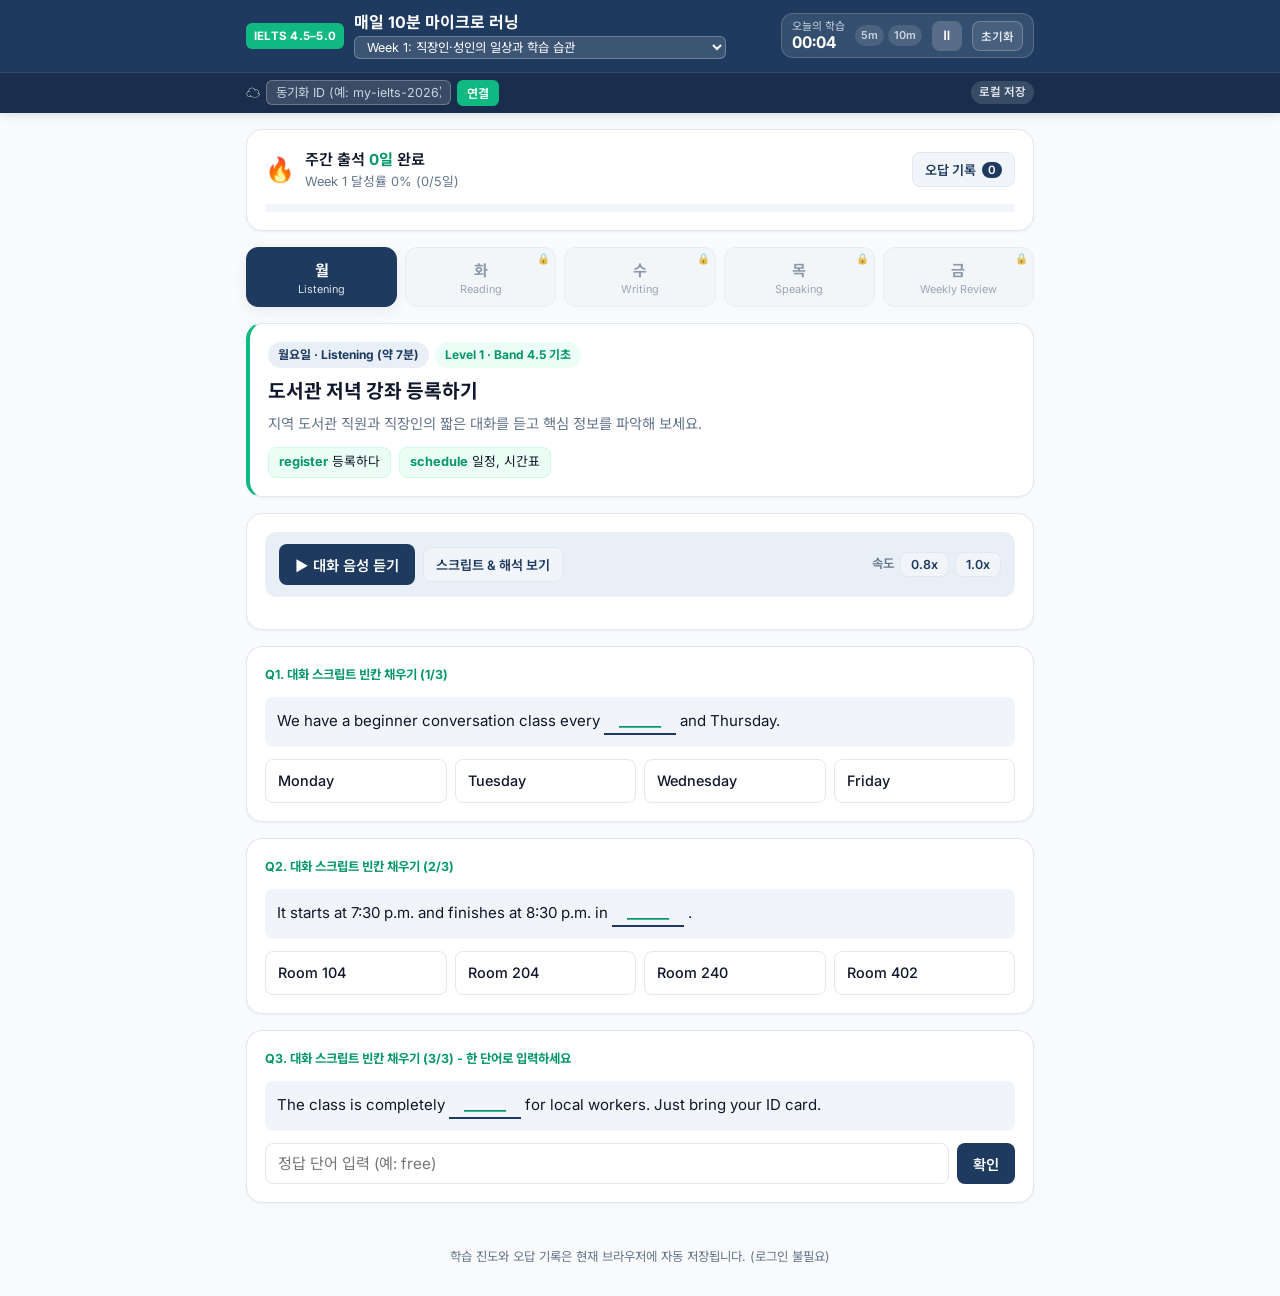
<file: index.html>
<!DOCTYPE html>
<html lang="ko">
<head>
  <meta charset="UTF-8" />
  <meta name="viewport" content="width=device-width, initial-scale=1.0" />
  <title>IELTS 4.5–5.0 매일 10분 마이크로 러닝</title>
  <link rel="preconnect" href="https://fonts.googleapis.com" />
  <link rel="preconnect" href="https://fonts.gstatic.com" crossorigin />
  <link href="https://fonts.googleapis.com/css2?family=Inter:wght@400;500;600;700&family=Noto+Sans+KR:wght@400;500;600;700&display=swap" rel="stylesheet" />
  <link rel="stylesheet" href="styles.css" />
</head>
<body>
  <div class="app-shell">
    <!-- 상단 헤더: 브랜드 + 주차 선택 + 오늘의 학습 타이머 -->
    <header class="top-header">
      <div class="header-inner">
        <div class="brand-group">
          <div class="brand-badge">IELTS 4.5–5.0</div>
          <div class="brand-text">
            <h1>매일 10분 마이크로 러닝</h1>
            <div class="week-selector-wrap">
              <select id="weekSelector" aria-label="주차 선택" class="week-select"></select>
            </div>
          </div>
        </div>

        <!-- 오늘의 학습 타이머 (5분/10분 카운트업) -->
        <div class="timer-widget" aria-label="오늘의 학습 타이머">
          <div class="timer-info">
            <span class="timer-label">오늘의 학습</span>
            <span id="studyTimerDisplay" class="timer-value">00:00</span>
          </div>
          <div class="timer-milestones">
            <span id="milestone5m" class="milestone-chip" title="5분 목표">5m</span>
            <span id="milestone10m" class="milestone-chip" title="10분 목표">10m</span>
          </div>
          <button id="timerToggleBtn" class="icon-btn" type="button" title="타이머 일시정지/재개" aria-label="타이머 시작 또는 일시정지">
            ⏸
          </button>
          <button id="resetProgressBtn" class="reset-header-btn" type="button" title="학습 기록 초기화">
            초기화
          </button>
        </div>
      </div>

      <!-- 기기 간 실시간 동기화 ID 바 -->
      <div class="sync-bar">
        <div class="sync-bar-inner">
          <div class="sync-input-group">
            <span class="sync-icon" aria-hidden="true">☁️</span>
            <input
              id="syncIdInput"
              type="text"
              class="sync-input"
              placeholder="동기화 ID (예: my-ielts-2026)"
              aria-label="동기화 ID 입력"
              autocomplete="off"
            />
            <button id="syncConnectBtn" type="button" class="sync-btn">연결</button>
          </div>
          <span id="syncStatusBadge" class="sync-status-badge">로컬 저장</span>
        </div>
      </div>
    </header>

    <main class="main-container">
      <!-- 주간 출석 체크 (Streak) & 달성률 카드 -->
      <section class="progress-card card" aria-label="주간 학습 진도">
        <div class="progress-top">
          <div class="streak-summary">
            <span class="streak-fire" aria-hidden="true">🔥</span>
            <div>
              <div class="streak-title">
                주간 출석 <strong id="streakCountText">0일</strong> 완료
              </div>
              <div class="streak-sub" id="weeklyGoalSub">이번 주 목표 달성률 0%</div>
            </div>
          </div>
          <button id="wrongNotesToggleBtn" class="ghost-btn" type="button">
            오답 기록 <span id="wrongCountBadge" class="count-pill">0</span>
          </button>
        </div>

        <!-- 주간 달성률 프로그레스 바 -->
        <div class="progress-bar-track" role="progressbar" aria-valuemin="0" aria-valuemax="100" aria-valuenow="0" id="weeklyProgressBarTrack" style="margin-bottom: 0;">
          <div id="weeklyProgressBarFill" class="progress-bar-fill" style="width: 0%;"></div>
        </div>
      </section>

      <!-- 오답 기록 드로어 (토글) -->
      <section id="wrongNotesPanel" class="card wrong-notes-panel hidden" aria-label="오답 노트">
        <div class="panel-header">
          <h2>저장된 오답 기록</h2>
          <div class="panel-actions">
            <button id="clearWrongNotesBtn" class="text-danger-btn" type="button">기록 비우기</button>
            <button id="closeWrongNotesBtn" class="ghost-btn-sm" type="button">닫기</button>
          </div>
        </div>
        <div id="wrongNotesList" class="wrong-notes-list"></div>
      </section>

      <!-- 통합 요일별 학습 & 출석 메뉴 [월 / 화 / 수 / 목 / 금] -->
      <nav class="day-tabs" id="dayTabs" aria-label="요일별 학습 메뉴"></nav>

      <!-- 오늘의 학습 완료 피드백 배너 -->
      <section id="completionBanner" class="completion-banner hidden" aria-live="polite">
        <div class="completion-icon" aria-hidden="true">🎉</div>
        <div class="completion-body">
          <h2>오늘의 10분 학습 완료!</h2>
          <p id="completionMessage">꾸준한 매일 10분이 IELTS 4.5~5.0 달성의 가장 빠른 길입니다.</p>
          <div class="completion-stats">
            <span id="completionDayScore" class="stat-pill"></span>
            <span id="completionWeeklyRate" class="stat-pill"></span>
          </div>
        </div>
        <button id="nextDayBtn" class="primary-btn" type="button">다음 요일 보기 →</button>
        <button id="nextWeekBtn" class="emerald-btn hidden" type="button">다음 주차로 이동하기 →</button>
      </section>

      <!-- 메인 학습 콘텐츠 영역 -->
      <section id="lessonContainer" class="lesson-container" aria-live="polite"></section>
    </main>

    <footer class="app-footer">
      <p>학습 진도와 오답 기록은 현재 브라우저에 자동 저장됩니다. (로그인 불필요)</p>
    </footer>
  </div>

  <!-- 클릭형 영단어 사전 팝업 -->
  <div id="wordDictBackdrop" class="dict-backdrop hidden" aria-hidden="true"></div>
  <aside id="wordDictModal" class="dict-modal hidden" role="dialog" aria-modal="true" aria-labelledby="dictWordTitle">
    <div class="dict-modal-header">
      <div class="dict-word-main">
        <div class="dict-word-row">
          <h3 id="dictWordTitle" class="dict-word-title">word</h3>
          <button id="dictTtsBtn" type="button" class="dict-tts-btn" title="원어민 발음 듣기" aria-label="단어 발음 듣기">🔊</button>
        </div>
        <div class="dict-pron-row">
          <span id="dictPronKo" class="dict-pron-ko"></span>
          <span id="dictIpa" class="dict-ipa"></span>
        </div>
      </div>
      <button id="dictCloseBtn" type="button" class="dict-close-btn" aria-label="사전 닫기">✕</button>
    </div>
    <div id="dictBody" class="dict-modal-body"></div>
  </aside>

  <script src="curriculumData.js"></script>
  <script src="app.js"></script>
</body>
</html>
</file>
<file: styles.css>
:root {
  --bg-page: #f8fafc;
  --bg-card: #ffffff;
  --bg-subtle: #f1f5f9;
  --navy-900: #0f172a;
  --navy-800: #1e3a5f;
  --navy-700: #2a4d7a;
  --navy-100: #e8eff7;
  --emerald-600: #059669;
  --emerald-500: #10b981;
  --emerald-100: #d1fae5;
  --emerald-50: #ecfdf5;
  --amber-600: #d97706;
  --amber-50: #fffbeb;
  --rose-600: #e11d48;
  --rose-50: #fff1f2;
  --text-main: #1e293b;
  --text-muted: #64748b;
  --border-color: #e2e8f0;
  --shadow-sm: 0 1px 3px rgba(15, 23, 42, 0.05);
  --shadow-md: 0 4px 14px rgba(15, 23, 42, 0.07);
  --radius-lg: 16px;
  --radius-md: 12px;
  --radius-sm: 8px;
}

*,
*::before,
*::after {
  box-sizing: border-box;
}

body {
  margin: 0;
  font-family: 'Inter', 'Noto Sans KR', -apple-system, BlinkMacSystemFont, sans-serif;
  background-color: var(--bg-page);
  color: var(--text-main);
  line-height: 1.6;
  -webkit-font-smoothing: antialiased;
}

.hidden {
  display: none !important;
}

.app-shell {
  min-height: 100vh;
  display: flex;
  flex-direction: column;
}

/* =========================================
   Top Header & Study Timer
   ========================================= */
.top-header {
  background: var(--navy-800);
  color: #ffffff;
  position: sticky;
  top: 0;
  z-index: 30;
  box-shadow: 0 2px 10px rgba(15, 23, 42, 0.12);
}

.header-inner {
  max-width: 820px;
  margin: 0 auto;
  padding: 12px 16px;
  display: flex;
  flex-wrap: wrap;
  align-items: center;
  justify-content: space-between;
  gap: 12px;
}

.brand-group {
  display: flex;
  align-items: center;
  gap: 10px;
}

.brand-badge {
  background: var(--emerald-500);
  color: #ffffff;
  font-size: 0.72rem;
  font-weight: 700;
  padding: 4px 8px;
  border-radius: 6px;
  letter-spacing: 0.02em;
  white-space: nowrap;
}

.brand-text h1 {
  margin: 0;
  font-size: 1rem;
  font-weight: 700;
  line-height: 1.25;
}

.week-selector-wrap {
  margin-top: 2px;
}

.week-select {
  background: rgba(255, 255, 255, 0.14);
  color: #ffffff;
  border: 1px solid rgba(255, 255, 255, 0.25);
  border-radius: 6px;
  padding: 2px 8px;
  font-size: 0.78rem;
  font-family: inherit;
  cursor: pointer;
}

.week-select option {
  color: var(--navy-900);
  background: #ffffff;
}

.timer-widget {
  display: flex;
  align-items: center;
  gap: 10px;
  background: rgba(255, 255, 255, 0.1);
  border: 1px solid rgba(255, 255, 255, 0.18);
  padding: 6px 10px;
  border-radius: 12px;
}

.timer-info {
  display: flex;
  flex-direction: column;
  line-height: 1.15;
}

.timer-label {
  font-size: 0.68rem;
  color: #cbd5e1;
}

.timer-value {
  font-size: 1rem;
  font-weight: 700;
  font-variant-numeric: tabular-nums;
}

.timer-milestones {
  display: flex;
  gap: 4px;
}

.milestone-chip {
  font-size: 0.68rem;
  font-weight: 600;
  padding: 2px 6px;
  border-radius: 999px;
  background: rgba(255, 255, 255, 0.12);
  color: #cbd5e1;
  transition: all 0.25s ease;
}

.milestone-chip.reached {
  background: var(--emerald-500);
  color: #ffffff;
}

.icon-btn {
  background: rgba(255, 255, 255, 0.18);
  border: none;
  color: #ffffff;
  width: 30px;
  height: 30px;
  border-radius: 8px;
  cursor: pointer;
  display: inline-flex;
  align-items: center;
  justify-content: center;
  font-size: 0.85rem;
}

.icon-btn:hover {
  background: rgba(255, 255, 255, 0.28);
}

.reset-header-btn {
  background: rgba(255, 255, 255, 0.1);
  border: 1px solid rgba(255, 255, 255, 0.22);
  color: #e2e8f0;
  height: 30px;
  padding: 0 8px;
  border-radius: 8px;
  font-size: 0.72rem;
  font-weight: 600;
  font-family: inherit;
  cursor: pointer;
  white-space: nowrap;
  transition: all 0.2s ease;
}

.reset-header-btn:hover {
  background: rgba(225, 29, 72, 0.35);
  border-color: rgba(255, 255, 255, 0.45);
  color: #ffffff;
}

/* =========================================
   Main Container & Cards
   ========================================= */
.main-container {
  width: 100%;
  max-width: 820px;
  margin: 0 auto;
  padding: 16px;
  flex: 1;
  display: flex;
  flex-direction: column;
  gap: 16px;
}

.card {
  background: var(--bg-card);
  border: 1px solid var(--border-color);
  border-radius: var(--radius-lg);
  padding: 18px;
  box-shadow: var(--shadow-sm);
}

/* =========================================
   Progress & Streak Card
   ========================================= */
.progress-top {
  display: flex;
  align-items: center;
  justify-content: space-between;
  gap: 12px;
  margin-bottom: 12px;
}

.streak-summary {
  display: flex;
  align-items: center;
  gap: 10px;
}

.streak-fire {
  font-size: 1.5rem;
}

.streak-title {
  font-size: 0.95rem;
  font-weight: 600;
  color: var(--navy-900);
}

.streak-title strong {
  color: var(--emerald-600);
}

.streak-sub {
  font-size: 0.8rem;
  color: var(--text-muted);
}

.progress-bar-track {
  width: 100%;
  height: 8px;
  background: var(--bg-subtle);
  border-radius: 999px;
  overflow: hidden;
  margin-bottom: 14px;
}

.progress-bar-fill {
  height: 100%;
  background: linear-gradient(90deg, var(--navy-800), var(--emerald-500));
  border-radius: 999px;
  transition: width 0.4s ease;
}

.streak-badges {
  display: grid;
  grid-template-columns: repeat(5, 1fr);
  gap: 8px;
}

.streak-badge-item {
  display: flex;
  flex-direction: column;
  align-items: center;
  justify-content: center;
  padding: 8px 4px;
  border-radius: var(--radius-md);
  background: var(--bg-subtle);
  border: 1px solid transparent;
  font-size: 0.78rem;
  color: var(--text-muted);
  transition: all 0.2s ease;
}

.streak-badge-item.done {
  background: var(--emerald-50);
  border-color: var(--emerald-500);
  color: var(--emerald-600);
  font-weight: 600;
}

.streak-badge-item .badge-icon {
  font-size: 1rem;
  margin-bottom: 2px;
}

/* =========================================
   Day Navigation Tabs
   ========================================= */
.day-tabs {
  display: grid;
  grid-template-columns: repeat(5, 1fr);
  gap: 8px;
}

.day-tab {
  background: var(--bg-card);
  border: 1px solid var(--border-color);
  border-radius: var(--radius-md);
  padding: 10px 6px;
  cursor: pointer;
  display: flex;
  flex-direction: column;
  align-items: center;
  gap: 2px;
  font-family: inherit;
  color: var(--text-main);
  transition: all 0.2s ease;
  position: relative;
}

.day-tab:hover {
  border-color: var(--navy-700);
}

.day-tab.active {
  background: var(--navy-800);
  border-color: var(--navy-800);
  color: #ffffff;
  box-shadow: var(--shadow-md);
}

.day-tab-label {
  font-size: 0.95rem;
  font-weight: 700;
}

.day-tab-skill {
  font-size: 0.68rem;
  opacity: 0.85;
  white-space: nowrap;
  overflow: hidden;
  text-overflow: ellipsis;
  max-width: 100%;
}

.day-tab.completed::after {
  content: "✓";
  position: absolute;
  top: 4px;
  right: 6px;
  font-size: 0.68rem;
  font-weight: 700;
  color: var(--emerald-500);
}

.day-tab.active.completed::after {
  color: #6ee7b7;
}

.day-tab.locked {
  background: var(--bg-subtle);
  color: var(--text-muted);
  border-color: var(--border-color);
  opacity: 0.72;
  cursor: not-allowed;
}

.day-tab.locked:hover {
  border-color: var(--border-color);
}

.day-tab.locked::after {
  content: "🔒";
  position: absolute;
  top: 4px;
  right: 5px;
  font-size: 0.65rem;
}

/* =========================================
   Completion Banner
   ========================================= */
.completion-banner {
  background: linear-gradient(135deg, var(--emerald-50) 0%, #ffffff 100%);
  border: 2px solid var(--emerald-500);
  border-radius: var(--radius-lg);
  padding: 18px;
  display: flex;
  flex-wrap: wrap;
  align-items: center;
  gap: 14px;
  box-shadow: var(--shadow-md);
}

.completion-icon {
  font-size: 2rem;
}

.completion-body {
  flex: 1;
  min-width: 200px;
}

.completion-body h2 {
  margin: 0 0 4px 0;
  font-size: 1.1rem;
  color: var(--emerald-600);
}

.completion-body p {
  margin: 0 0 8px 0;
  font-size: 0.88rem;
  color: var(--text-main);
}

.completion-stats {
  display: flex;
  flex-wrap: wrap;
  gap: 8px;
}

.stat-pill {
  background: #ffffff;
  border: 1px solid var(--emerald-500);
  color: var(--emerald-600);
  font-size: 0.78rem;
  font-weight: 600;
  padding: 3px 10px;
  border-radius: 999px;
}

/* =========================================
   Buttons
   ========================================= */
.primary-btn {
  background: var(--navy-800);
  color: #ffffff;
  border: none;
  border-radius: var(--radius-sm);
  padding: 10px 16px;
  font-size: 0.9rem;
  font-weight: 600;
  font-family: inherit;
  cursor: pointer;
  transition: background 0.2s ease;
}

.primary-btn:hover {
  background: var(--navy-700);
}

.emerald-btn {
  background: var(--emerald-600);
  color: #ffffff;
  border: none;
  border-radius: var(--radius-sm);
  padding: 10px 16px;
  font-size: 0.9rem;
  font-weight: 600;
  font-family: inherit;
  cursor: pointer;
}

.emerald-btn:hover {
  background: var(--emerald-500);
}

.ghost-btn,
.ghost-btn-sm {
  background: var(--bg-subtle);
  color: var(--navy-800);
  border: 1px solid var(--border-color);
  border-radius: var(--radius-sm);
  padding: 7px 12px;
  font-size: 0.82rem;
  font-weight: 600;
  font-family: inherit;
  cursor: pointer;
  display: inline-flex;
  align-items: center;
  gap: 6px;
}

.ghost-btn-sm {
  padding: 4px 10px;
  font-size: 0.78rem;
}

.ghost-btn:hover,
.ghost-btn-sm:hover {
  background: var(--navy-100);
}

.ghost-btn.active {
  background: var(--navy-800);
  color: #ffffff;
  border-color: var(--navy-800);
}

.text-danger-btn {
  background: transparent;
  border: none;
  color: var(--rose-600);
  font-size: 0.8rem;
  font-weight: 600;
  cursor: pointer;
}

.count-pill {
  background: var(--navy-800);
  color: #ffffff;
  font-size: 0.72rem;
  padding: 1px 6px;
  border-radius: 999px;
}

/* =========================================
   Lesson Header & Shared Elements
   ========================================= */
.lesson-container {
  display: flex;
  flex-direction: column;
  gap: 16px;
}

.lesson-header-card {
  border-left: 4px solid var(--emerald-500);
}

.skill-tag {
  display: inline-block;
  background: var(--navy-100);
  color: var(--navy-800);
  font-size: 0.75rem;
  font-weight: 700;
  padding: 3px 10px;
  border-radius: 999px;
  margin-bottom: 8px;
}

.lesson-title {
  margin: 0 0 6px 0;
  font-size: 1.2rem;
  color: var(--navy-900);
}

.lesson-desc {
  margin: 0;
  font-size: 0.9rem;
  color: var(--text-muted);
}

.vocab-chips {
  display: flex;
  flex-wrap: wrap;
  gap: 8px;
  margin-top: 12px;
}

.vocab-chip {
  background: var(--emerald-50);
  border: 1px solid var(--emerald-100);
  color: var(--navy-900);
  font-size: 0.8rem;
  padding: 4px 10px;
  border-radius: 8px;
}

.vocab-chip strong {
  color: var(--emerald-600);
}

/* =========================================
   Listening Module
   ========================================= */
.audio-player-bar {
  display: flex;
  flex-wrap: wrap;
  align-items: center;
  justify-content: space-between;
  gap: 10px;
  background: var(--navy-100);
  padding: 12px 14px;
  border-radius: var(--radius-md);
  margin-bottom: 14px;
}

.audio-controls {
  display: flex;
  flex-wrap: wrap;
  align-items: center;
  gap: 8px;
}

.speed-controls {
  display: flex;
  align-items: center;
  gap: 6px;
}

.speed-label {
  font-size: 0.78rem;
  color: var(--text-muted);
  font-weight: 600;
}

.dialogue-box {
  display: flex;
  flex-direction: column;
  gap: 10px;
}

.dialogue-line {
  padding: 10px 12px;
  border-radius: var(--radius-sm);
  background: var(--bg-subtle);
  border-left: 3px solid transparent;
  transition: all 0.2s ease;
}

.dialogue-line.speaking {
  background: var(--emerald-50);
  border-left-color: var(--emerald-500);
}

.speaker-name {
  font-size: 0.78rem;
  font-weight: 700;
  color: var(--navy-800);
  margin-bottom: 2px;
}

.dialogue-en {
  font-size: 0.95rem;
  color: var(--navy-900);
}

.dialogue-ko {
  font-size: 0.82rem;
  color: var(--text-muted);
  margin-top: 4px;
}

/* =========================================
   Reading Module
   ========================================= */
.reading-toolbar {
  display: flex;
  align-items: center;
  justify-content: space-between;
  gap: 10px;
  margin-bottom: 12px;
}

.passage-title {
  margin: 0;
  font-size: 1.05rem;
  color: var(--navy-900);
}

.sentence-list {
  display: flex;
  flex-direction: column;
  gap: 10px;
}

.sentence-item {
  padding: 10px 12px;
  border-radius: var(--radius-sm);
  background: var(--bg-subtle);
}

.sentence-row {
  display: flex;
  align-items: flex-start;
  justify-content: space-between;
  gap: 10px;
}

.sentence-en {
  font-size: 0.95rem;
  color: var(--navy-900);
  flex: 1;
}

.sentence-ko {
  margin-top: 6px;
  padding-top: 6px;
  border-top: 1px dashed var(--border-color);
  font-size: 0.85rem;
  color: var(--navy-800);
}

/* =========================================
   Questions (MCQ, TFNG, Short Answer)
   ========================================= */
.question-card {
  display: flex;
  flex-direction: column;
  gap: 12px;
}

.question-meta {
  font-size: 0.78rem;
  font-weight: 700;
  color: var(--emerald-600);
}

.question-prompt {
  margin: 0;
  font-size: 0.96rem;
  font-weight: 600;
  color: var(--navy-900);
}

.question-statement {
  background: var(--bg-subtle);
  padding: 12px;
  border-radius: var(--radius-sm);
  font-size: 0.94rem;
  color: var(--navy-900);
}

.blank-pill {
  display: inline-block;
  min-width: 72px;
  border-bottom: 2px solid var(--navy-800);
  text-align: center;
  font-weight: 700;
  color: var(--emerald-600);
  padding: 0 6px;
}

.options-grid {
  display: grid;
  grid-template-columns: repeat(auto-fit, minmax(140px, 1fr));
  gap: 8px;
}

.option-btn {
  background: #ffffff;
  border: 1.5px solid var(--border-color);
  border-radius: var(--radius-sm);
  padding: 11px 12px;
  font-size: 0.9rem;
  font-weight: 500;
  font-family: inherit;
  color: var(--navy-900);
  cursor: pointer;
  text-align: left;
  transition: all 0.15s ease;
  min-height: 44px;
}

.option-btn:hover:not(:disabled) {
  border-color: var(--navy-800);
  background: var(--navy-100);
}

.option-btn.correct {
  background: var(--emerald-50);
  border-color: var(--emerald-500);
  color: var(--emerald-600);
  font-weight: 700;
}

.option-btn.wrong {
  background: var(--rose-50);
  border-color: var(--rose-600);
  color: var(--rose-600);
}

.short-answer-row {
  display: flex;
  gap: 8px;
}

.text-input {
  flex: 1;
  padding: 10px 12px;
  border: 1.5px solid var(--border-color);
  border-radius: var(--radius-sm);
  font-size: 0.95rem;
  font-family: inherit;
}

.text-input:focus {
  outline: none;
  border-color: var(--navy-800);
}

.feedback-box {
  padding: 12px 14px;
  border-radius: var(--radius-sm);
  font-size: 0.88rem;
}

.feedback-box.correct {
  background: var(--emerald-50);
  border: 1px solid var(--emerald-500);
  color: var(--navy-900);
}

.feedback-box.wrong {
  background: var(--rose-50);
  border: 1px solid var(--rose-600);
  color: var(--navy-900);
}

.feedback-status {
  font-weight: 700;
  margin-bottom: 4px;
}

.feedback-translation {
  margin-top: 6px;
  color: var(--text-muted);
  font-size: 0.83rem;
}

/* =========================================
   Writing Module
   ========================================= */
.required-words-row {
  display: flex;
  flex-wrap: wrap;
  gap: 8px;
  margin: 10px 0;
}

.req-word-pill {
  padding: 5px 12px;
  border-radius: 999px;
  font-size: 0.85rem;
  font-weight: 600;
  background: var(--bg-subtle);
  border: 1px solid var(--border-color);
  color: var(--navy-800);
  transition: all 0.2s ease;
}

.req-word-pill.used {
  background: var(--emerald-50);
  border-color: var(--emerald-500);
  color: var(--emerald-600);
}

.writing-textarea {
  width: 100%;
  min-height: 120px;
  padding: 12px;
  border: 1.5px solid var(--border-color);
  border-radius: var(--radius-md);
  font-family: inherit;
  font-size: 0.95rem;
  line-height: 1.6;
  resize: vertical;
}

.writing-textarea:focus {
  outline: none;
  border-color: var(--navy-800);
}

.writing-actions {
  display: flex;
  flex-wrap: wrap;
  align-items: center;
  justify-content: space-between;
  gap: 10px;
  margin-top: 10px;
}

.model-compare-box {
  margin-top: 14px;
  padding: 14px;
  border-radius: var(--radius-md);
  background: var(--emerald-50);
  border: 1px solid var(--emerald-500);
}

.model-compare-box h3 {
  margin: 0 0 8px 0;
  font-size: 0.95rem;
  color: var(--emerald-600);
}

/* =========================================
   Speaking Module
   ========================================= */
.speaking-timers {
  display: grid;
  grid-template-columns: repeat(2, 1fr);
  gap: 10px;
}

.speaking-timer-box {
  background: var(--bg-subtle);
  border: 1px solid var(--border-color);
  border-radius: var(--radius-md);
  padding: 12px;
  display: flex;
  flex-direction: column;
  align-items: center;
  gap: 6px;
  text-align: center;
}

.speaking-timer-box.running {
  background: var(--amber-50);
  border-color: var(--amber-600);
}

.speaking-timer-val {
  font-size: 1.4rem;
  font-weight: 700;
  color: var(--navy-900);
  font-variant-numeric: tabular-nums;
}

.hint-chips {
  display: flex;
  flex-wrap: wrap;
  gap: 8px;
}

.hint-chip {
  background: var(--navy-100);
  color: var(--navy-900);
  padding: 5px 10px;
  border-radius: 8px;
  font-size: 0.82rem;
}

/* =========================================
   Wrong Notes Panel
   ========================================= */
.wrong-notes-panel {
  border-color: var(--rose-600);
  background: #ffffff;
}

.panel-header {
  display: flex;
  align-items: center;
  justify-content: space-between;
  margin-bottom: 12px;
}

.panel-header h2 {
  margin: 0;
  font-size: 1rem;
  color: var(--navy-900);
}

.panel-actions {
  display: flex;
  align-items: center;
  gap: 10px;
}

.wrong-notes-list {
  display: flex;
  flex-direction: column;
  gap: 10px;
}

.wrong-note-item {
  background: var(--rose-50);
  border-left: 3px solid var(--rose-600);
  padding: 10px 12px;
  border-radius: var(--radius-sm);
  font-size: 0.86rem;
}

/* =========================================
   Footer
   ========================================= */
.app-footer {
  text-align: center;
  padding: 16px;
  font-size: 0.78rem;
  color: var(--text-muted);
}

@media (max-width: 520px) {
  .header-inner {
    padding: 10px 12px;
  }
  .timer-widget {
    width: 100%;
    justify-content: space-between;
  }
  .speaking-timers {
    grid-template-columns: 1fr;
  }
}

/* =========================================
   Firebase Sync Bar
   ========================================= */
.sync-bar {
  background: rgba(15, 23, 42, 0.35);
  border-top: 1px solid rgba(255, 255, 255, 0.12);
}

.sync-bar-inner {
  max-width: 820px;
  margin: 0 auto;
  padding: 7px 16px;
  display: flex;
  flex-wrap: wrap;
  align-items: center;
  justify-content: space-between;
  gap: 8px;
}

.sync-input-group {
  display: flex;
  align-items: center;
  gap: 6px;
  flex: 1;
  min-width: 210px;
}

.sync-icon {
  font-size: 0.9rem;
}

.sync-input {
  background: rgba(255, 255, 255, 0.14);
  border: 1px solid rgba(255, 255, 255, 0.25);
  border-radius: 6px;
  color: #ffffff;
  padding: 4px 9px;
  font-size: 0.78rem;
  font-family: inherit;
  width: 185px;
  max-width: 100%;
}

.sync-input::placeholder {
  color: #cbd5e1;
}

.sync-input:focus {
  outline: none;
  border-color: var(--emerald-500);
  background: rgba(255, 255, 255, 0.2);
}

.sync-btn {
  background: var(--emerald-500);
  color: #ffffff;
  border: none;
  border-radius: 6px;
  padding: 4px 10px;
  font-size: 0.76rem;
  font-weight: 600;
  font-family: inherit;
  cursor: pointer;
  white-space: nowrap;
}

.sync-btn:hover {
  background: var(--emerald-600);
}

.sync-btn.connected {
  background: rgba(255, 255, 255, 0.2);
  border: 1px solid rgba(255, 255, 255, 0.35);
}

.sync-status-badge {
  font-size: 0.72rem;
  font-weight: 600;
  padding: 2px 8px;
  border-radius: 999px;
  background: rgba(255, 255, 255, 0.14);
  color: #e2e8f0;
  white-space: nowrap;
}

.sync-status-badge.synced {
  background: rgba(16, 185, 129, 0.28);
  color: #a7f3d0;
  border: 1px solid rgba(16, 185, 129, 0.55);
}

.sync-status-badge.error {
  background: rgba(225, 29, 72, 0.28);
  color: #fecdd3;
}

/* =========================================
   Clickable English Words & Dictionary Modal
   ========================================= */
.clickable-word {
  cursor: pointer;
  border-bottom: 1px dotted transparent;
  border-radius: 3px;
  transition: background-color 0.12s ease, border-color 0.12s ease;
}

.clickable-word:hover {
  background-color: var(--emerald-100);
  border-bottom-color: var(--emerald-600);
}

.dict-backdrop {
  position: fixed;
  inset: 0;
  background: rgba(15, 23, 42, 0.42);
  z-index: 90;
}

.dict-modal {
  position: fixed;
  left: 50%;
  bottom: 16px;
  transform: translateX(-50%);
  width: calc(100% - 24px);
  max-width: 520px;
  background: #ffffff;
  border: 1px solid var(--border-color);
  border-top: 4px solid var(--emerald-500);
  border-radius: var(--radius-lg);
  box-shadow: 0 14px 36px rgba(15, 23, 42, 0.22);
  z-index: 100;
  padding: 16px 18px;
  max-height: 75vh;
  overflow-y: auto;
}

.dict-modal-header {
  display: flex;
  align-items: flex-start;
  justify-content: space-between;
  gap: 12px;
  padding-bottom: 10px;
  border-bottom: 1px solid var(--border-color);
}

.dict-word-row {
  display: flex;
  align-items: center;
  gap: 8px;
}

.dict-word-title {
  margin: 0;
  font-size: 1.3rem;
  font-weight: 700;
  color: var(--navy-900);
}

.dict-tts-btn {
  background: var(--navy-100);
  border: none;
  border-radius: 8px;
  width: 32px;
  height: 32px;
  cursor: pointer;
  font-size: 1rem;
  display: inline-flex;
  align-items: center;
  justify-content: center;
}

.dict-tts-btn:hover {
  background: var(--emerald-100);
}

.dict-pron-row {
  display: flex;
  flex-wrap: wrap;
  align-items: center;
  gap: 8px;
  margin-top: 4px;
}

.dict-pron-ko {
  font-size: 0.9rem;
  font-weight: 700;
  color: var(--emerald-600);
  background: var(--emerald-50);
  padding: 2px 8px;
  border-radius: 6px;
}

.dict-ipa {
  font-size: 0.82rem;
  color: var(--text-muted);
}

.dict-close-btn {
  background: var(--bg-subtle);
  border: none;
  color: var(--text-muted);
  width: 30px;
  height: 30px;
  border-radius: 8px;
  font-size: 1rem;
  cursor: pointer;
}

.dict-close-btn:hover {
  background: var(--border-color);
  color: var(--navy-900);
}

.dict-modal-body {
  padding-top: 12px;
  display: flex;
  flex-direction: column;
  gap: 10px;
  font-size: 0.9rem;
}

.dict-pos-badge {
  display: inline-block;
  background: var(--navy-800);
  color: #ffffff;
  font-size: 0.74rem;
  font-weight: 600;
  padding: 2px 8px;
  border-radius: 6px;
  margin-right: 6px;
}

.dict-meaning {
  font-size: 1rem;
  font-weight: 700;
  color: var(--navy-900);
}

.dict-tip-box {
  background: var(--bg-subtle);
  padding: 10px 12px;
  border-radius: var(--radius-sm);
  font-size: 0.85rem;
  color: var(--text-main);
}

.dict-example {
  font-size: 0.84rem;
  color: var(--navy-800);
  border-left: 3px solid var(--emerald-500);
  padding-left: 10px;
  margin: 4px 0 0 0;
}

.dict-example-ko {
  font-size: 0.8rem;
  color: var(--text-muted);
  margin: 2px 0 0 13px;
}

.dict-lemma-tag {
  font-size: 0.74rem;
  font-weight: 600;
  color: var(--navy-700);
  background: var(--navy-100);
  padding: 2px 7px;
  border-radius: 6px;
}

.dict-pos-section {
  display: flex;
  flex-direction: column;
  gap: 8px;
  padding-bottom: 10px;
  border-bottom: 1px dashed var(--border-color);
}

.dict-pos-section:last-of-type {
  border-bottom: none;
  padding-bottom: 0;
}

.dict-pos-header {
  display: flex;
  align-items: center;
  gap: 6px;
}

.dict-sense-list {
  display: flex;
  flex-direction: column;
  gap: 10px;
}

.dict-sense-item {
  display: flex;
  gap: 8px;
  align-items: flex-start;
}

.dict-sense-num {
  width: 20px;
  height: 20px;
  border-radius: 999px;
  background: var(--navy-100);
  color: var(--navy-800);
  font-size: 0.74rem;
  font-weight: 700;
  display: inline-flex;
  align-items: center;
  justify-content: center;
  flex-shrink: 0;
  margin-top: 2px;
}

.dict-sense-content {
  flex: 1;
}

.dict-sense-top {
  display: flex;
  flex-wrap: wrap;
  align-items: center;
  gap: 6px;
}

.dict-level-badge {
  font-size: 0.68rem;
  font-weight: 700;
  padding: 1px 6px;
  border-radius: 4px;
}

.dict-level-badge.basic {
  background: var(--emerald-100);
  color: var(--emerald-600);
}

.dict-level-badge.advanced {
  background: var(--navy-100);
  color: var(--navy-800);
}

.dict-sense-en {
  font-size: 0.82rem;
  color: var(--text-muted);
  margin-top: 2px;
}

.dict-idioms-section {
  background: var(--bg-subtle);
  border-radius: var(--radius-md);
  padding: 12px;
  display: flex;
  flex-direction: column;
  gap: 8px;
}

.dict-idioms-title {
  margin: 0;
  font-size: 0.86rem;
  font-weight: 700;
  color: var(--navy-800);
}

.dict-idiom-card {
  background: #ffffff;
  border: 1px solid var(--border-color);
  border-radius: var(--radius-sm);
  padding: 8px 10px;
}

.dict-idiom-expr {
  font-weight: 700;
  color: var(--navy-900);
  font-size: 0.88rem;
}

.dict-idiom-ko {
  font-size: 0.84rem;
  color: var(--emerald-600);
  font-weight: 600;
  margin-left: 6px;
}

.dict-idiom-ex {
  font-size: 0.8rem;
  color: var(--text-muted);
  margin-top: 3px;
}
</file>
